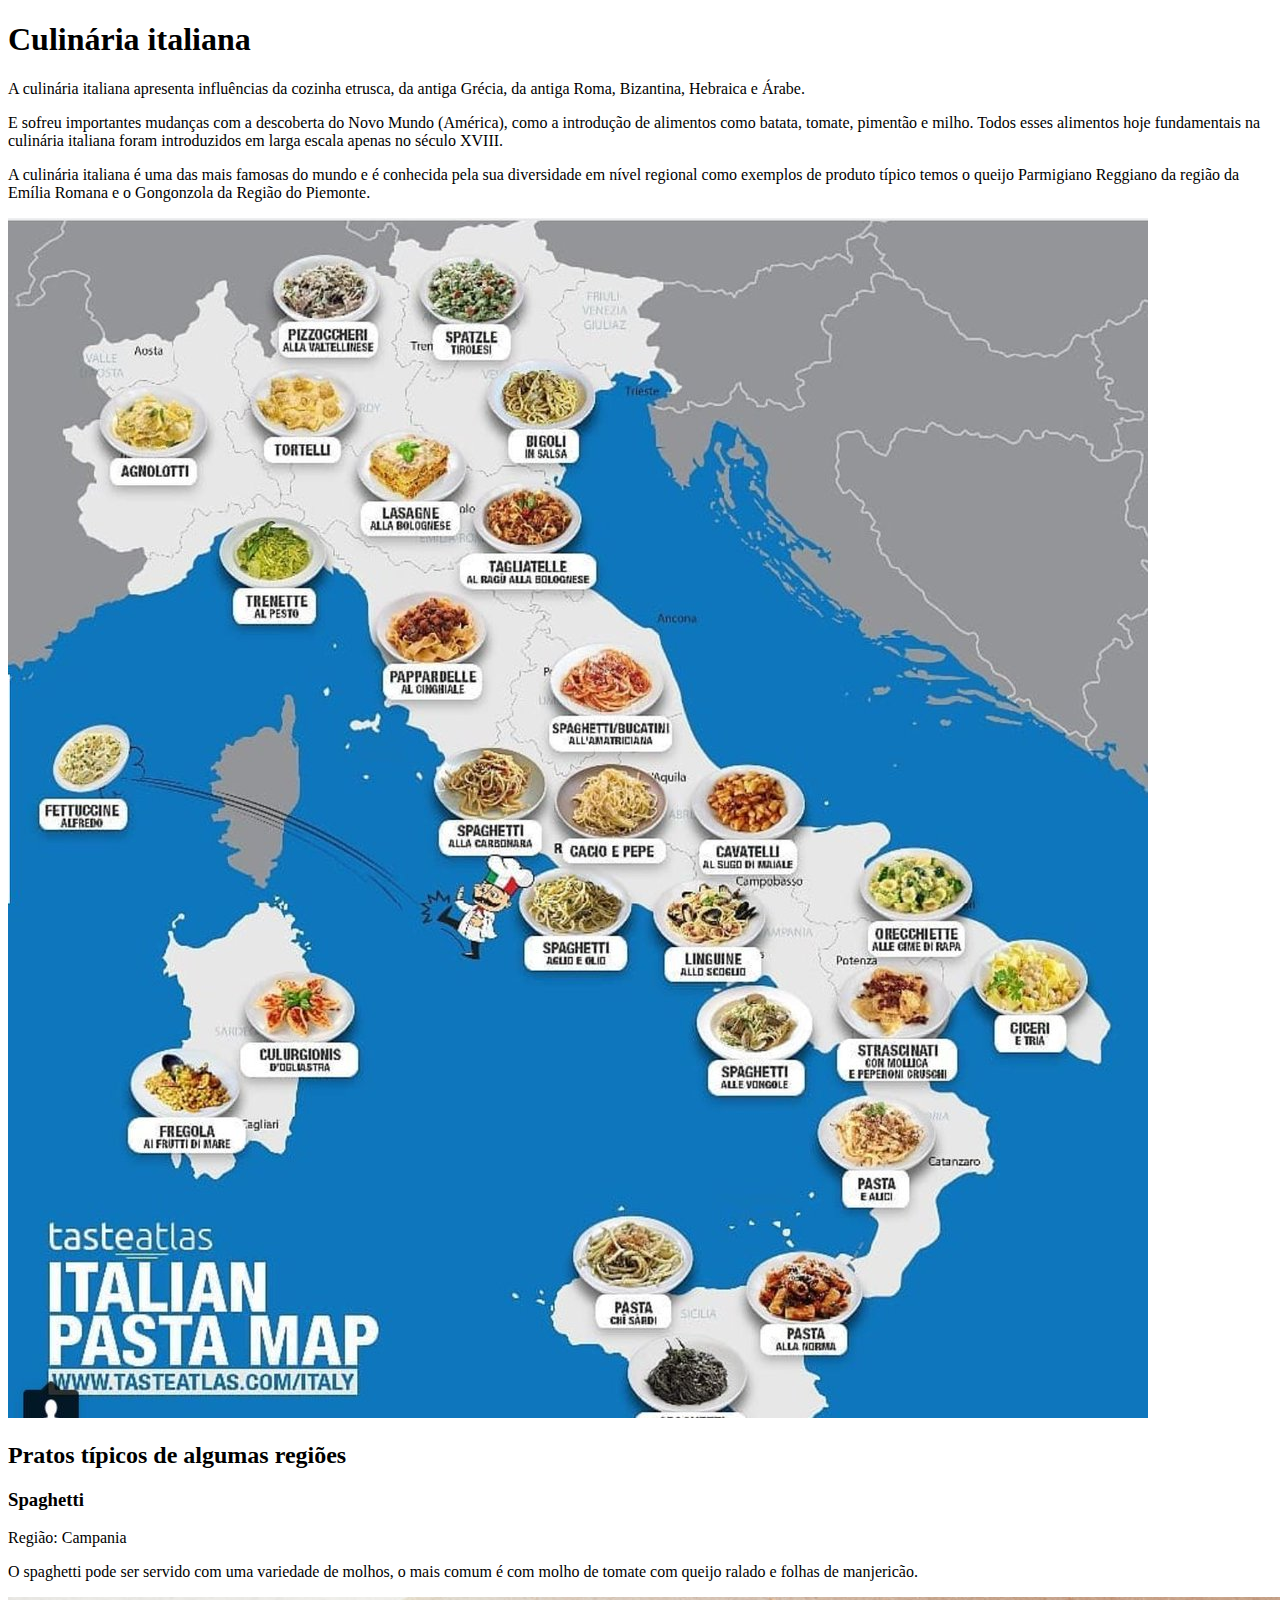
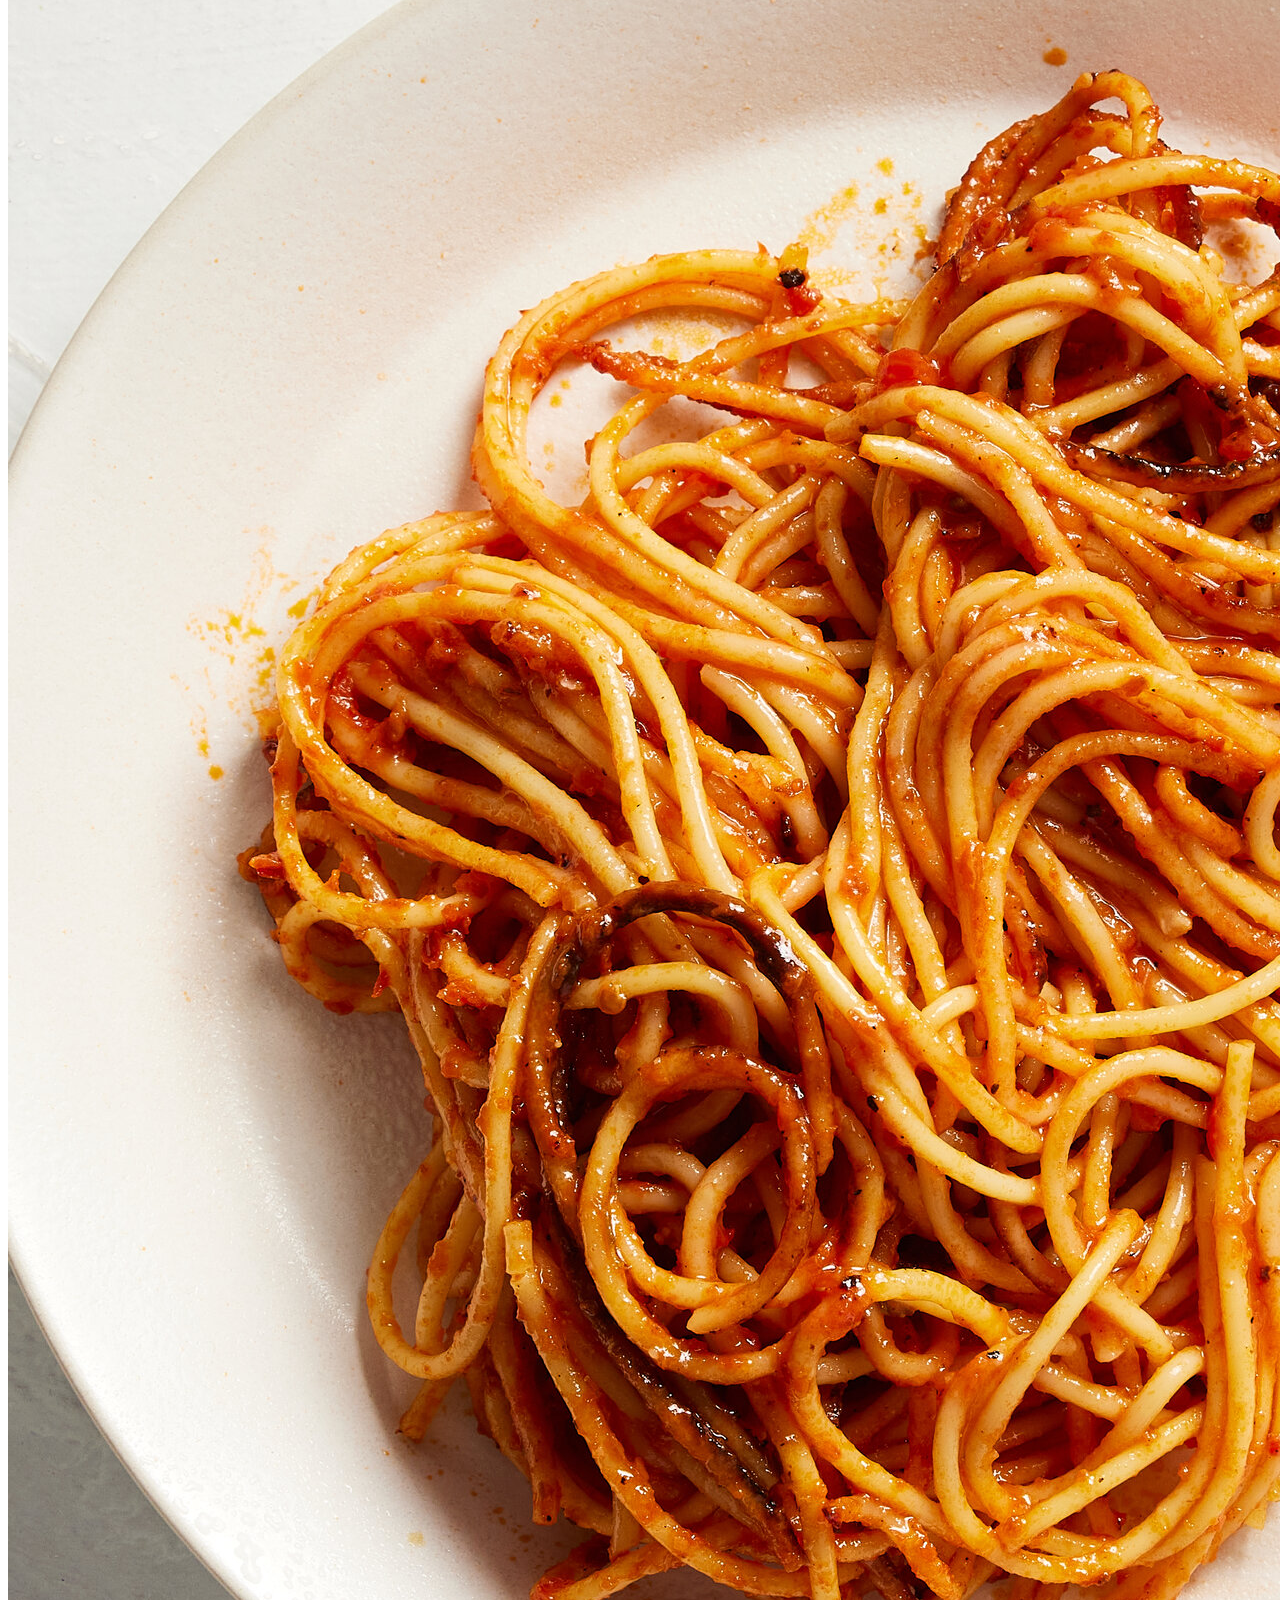
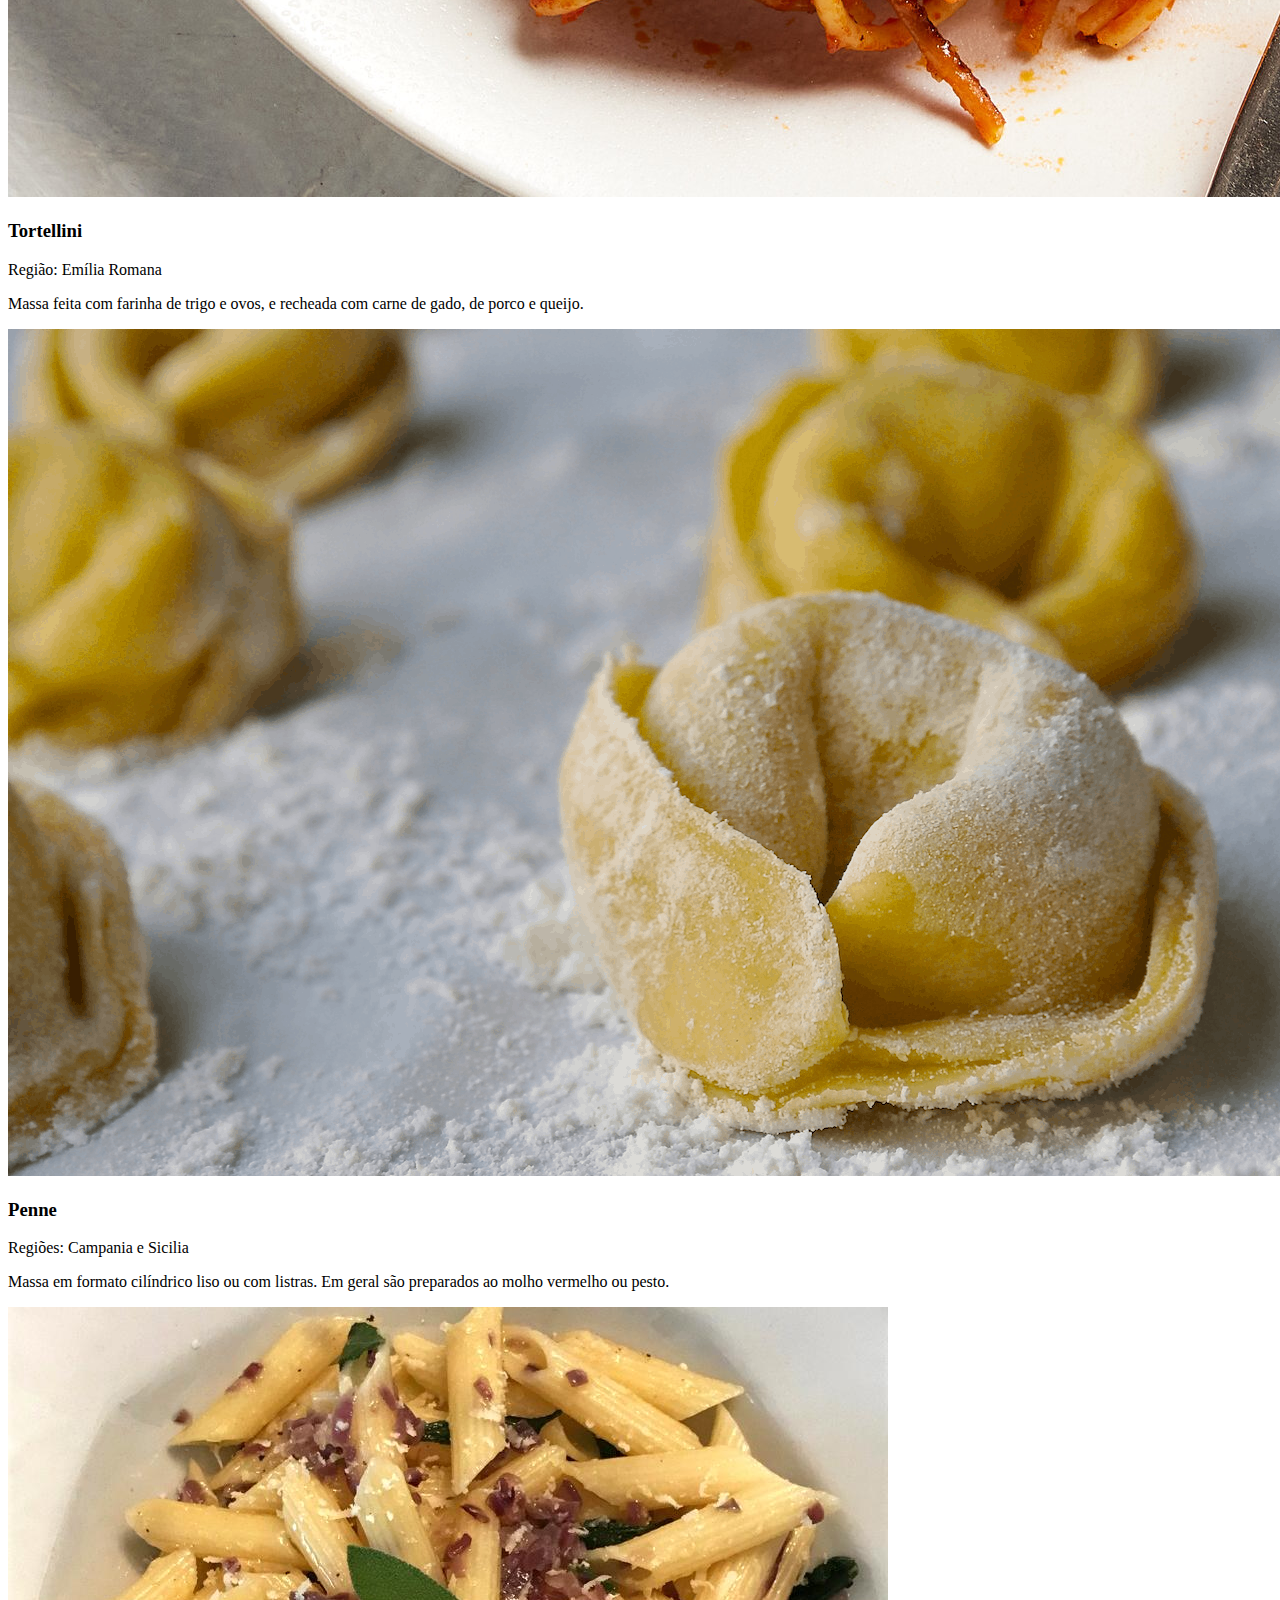
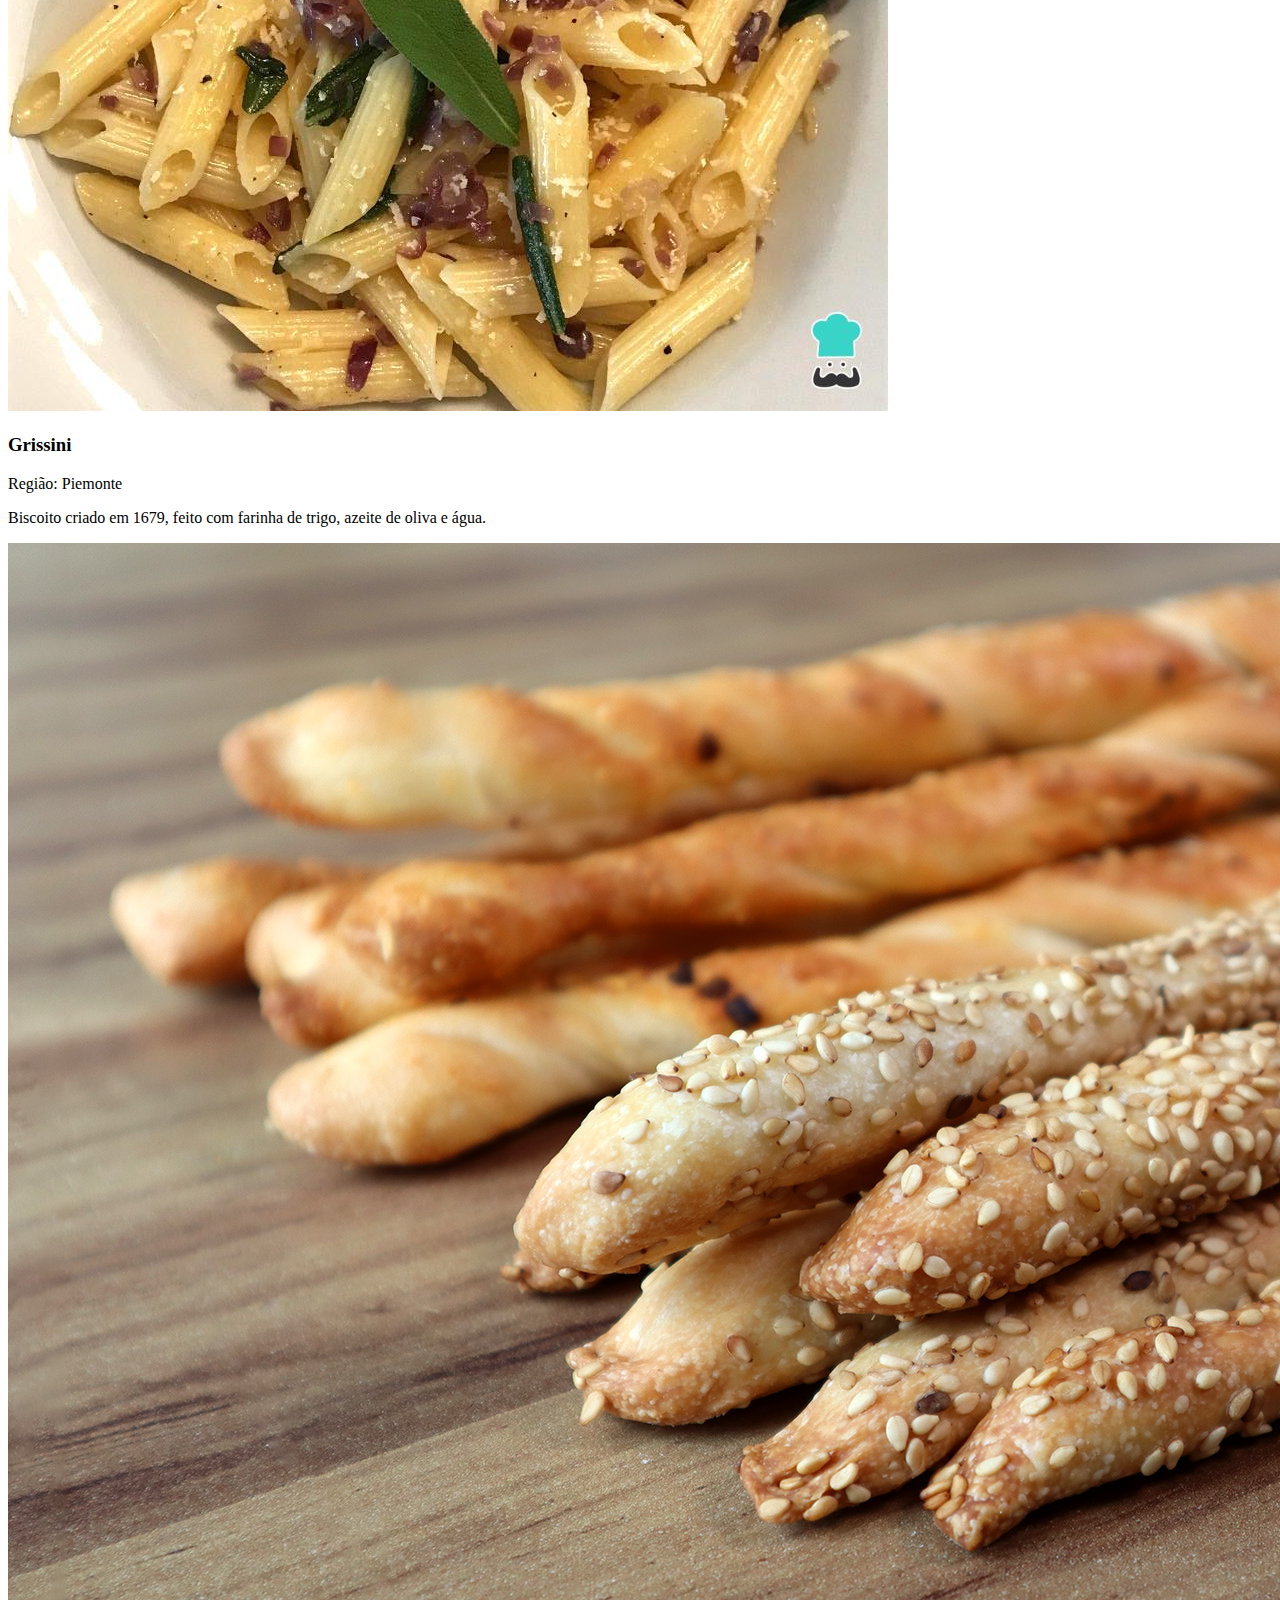
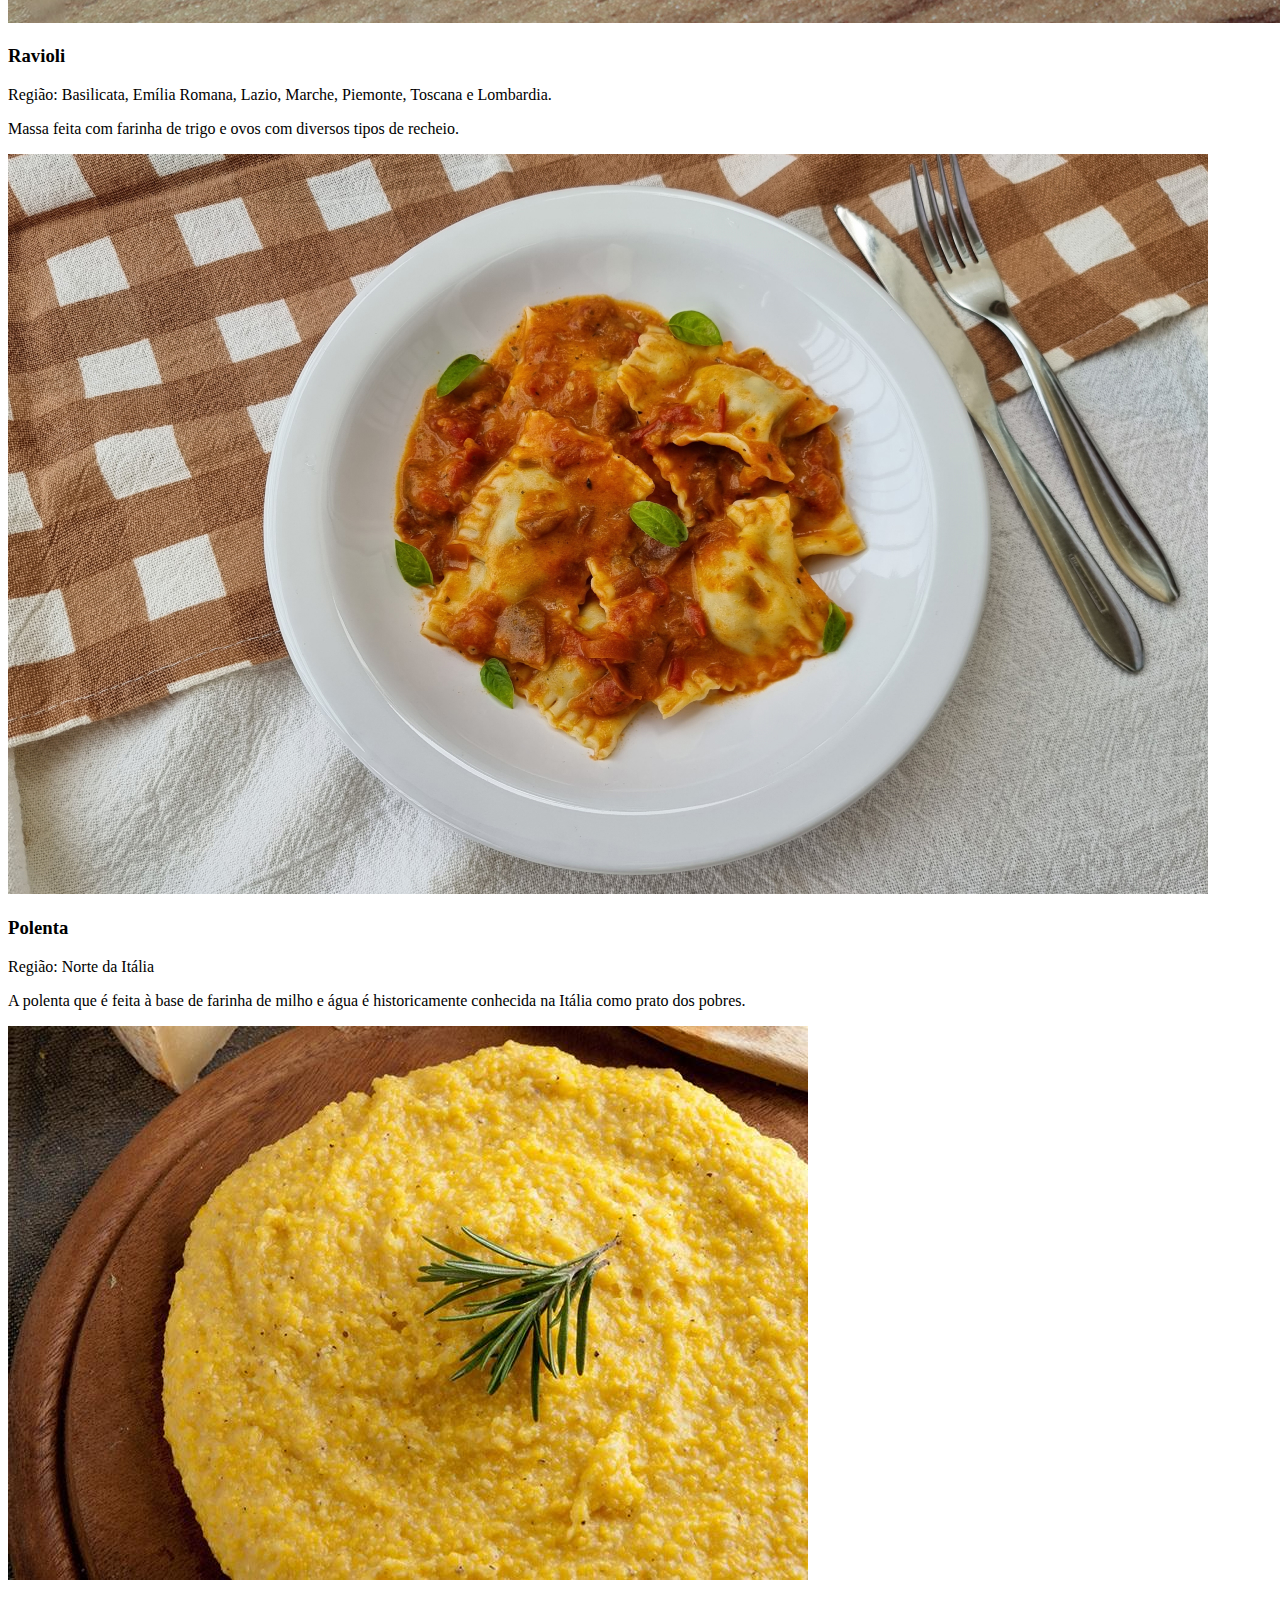
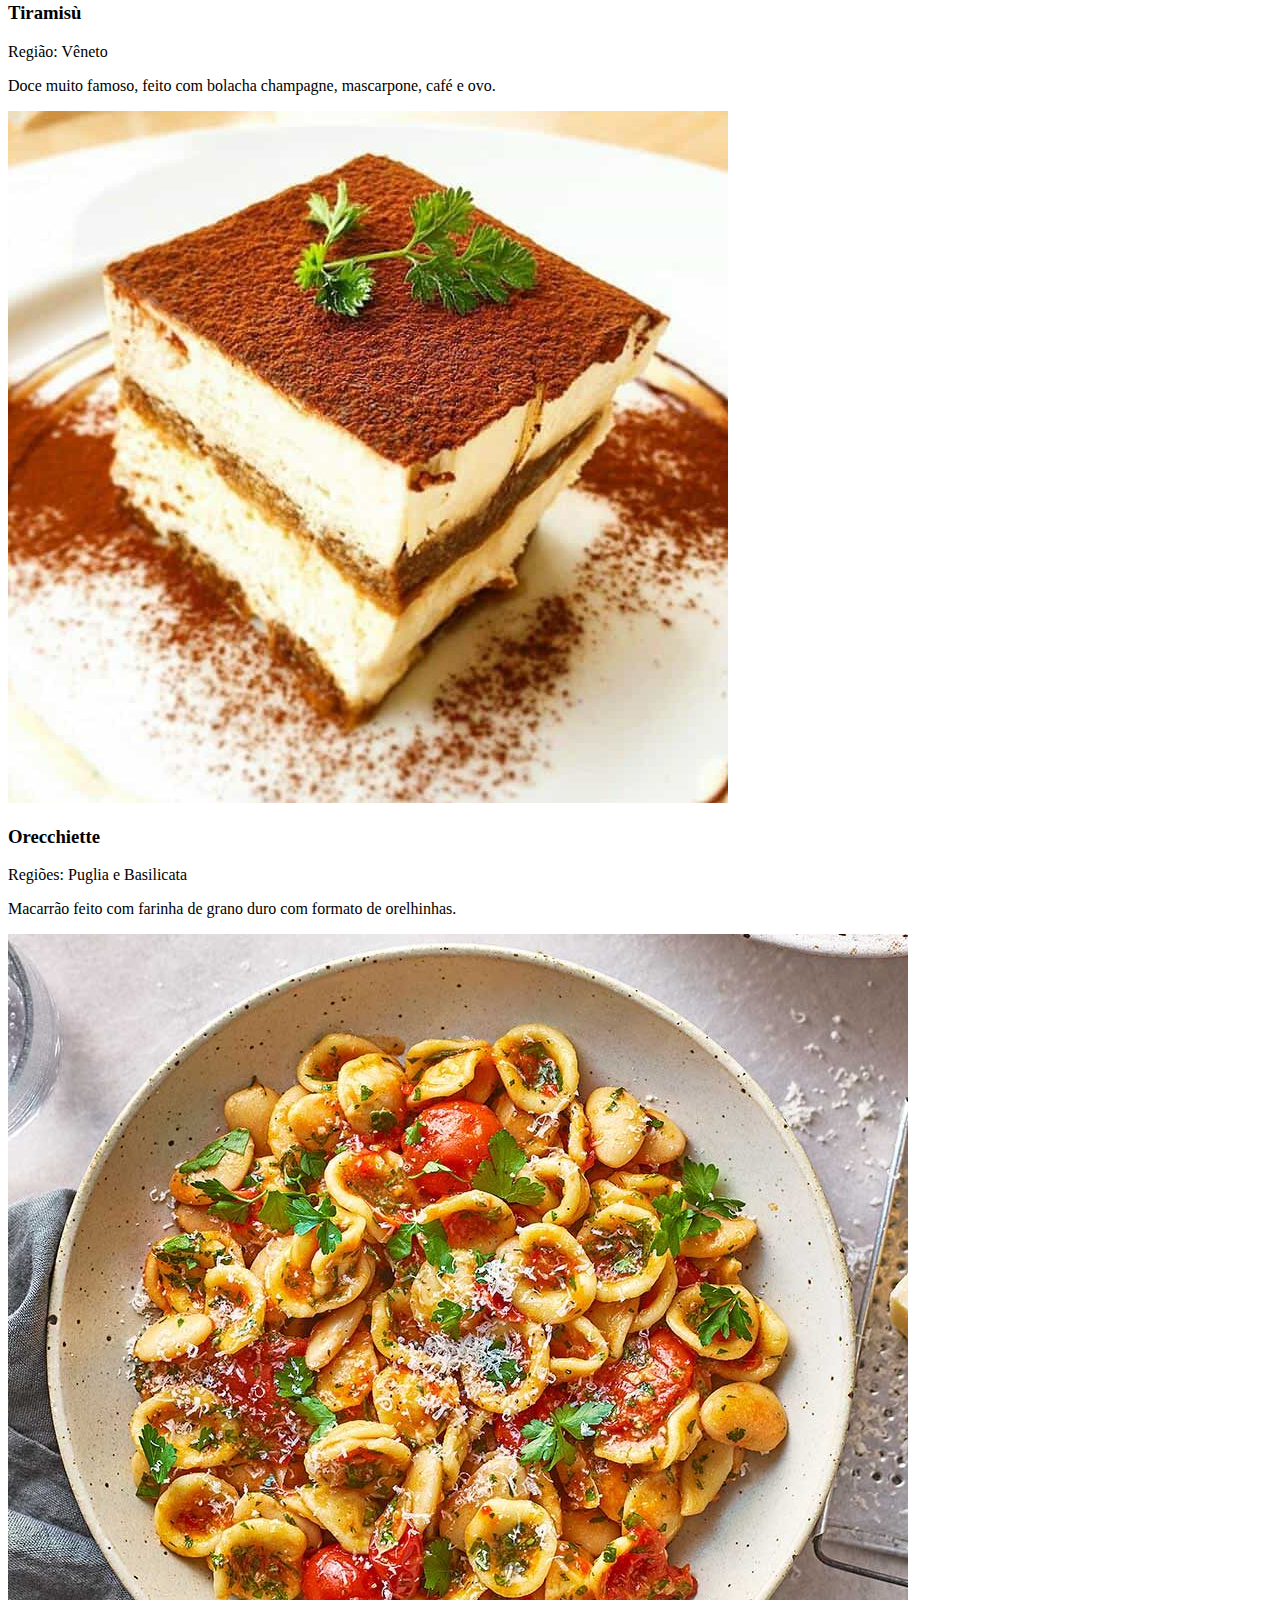
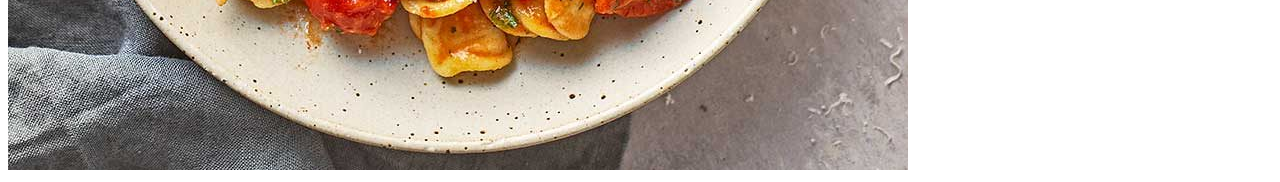
<file: aula_002/index.html>
<!DOCTYPE html>
<html>
    <head>
        <meta charset="utf-8">
        <title>A culinária italiana</title>
    </head>
    <body>
        <h1>Culinária italiana</h1>
        <p>
            A culinária italiana apresenta influências da cozinha etrusca, 
            da antiga Grécia, da antiga Roma, Bizantina, Hebraica e Árabe.
        </p>
        <p>
            E sofreu importantes mudanças com a descoberta do Novo Mundo (América), 
            como a introdução de alimentos como batata, tomate, pimentão e milho. 
            Todos esses alimentos hoje fundamentais na culinária italiana 
            foram introduzidos em larga escala apenas no século XVIII.
        </p>
        <p>
            A culinária italiana é uma das mais famosas do mundo e é conhecida 
            pela sua diversidade em nível regional como exemplos de produto típico 
            temos o queijo Parmigiano Reggiano da região da Emília Romana e o 
            Gongonzola da Região do Piemonte.
        </p>
        <img src="map.jpg" alt="mapa sobre os pratos típicos da Itália">

        <h2>Pratos típicos de algumas regiões</h2>
        <!-- primeiro prato - início -->
        <h3>Spaghetti</h3>
        <p>
            Região: Campania
        </p>
        <p>
            O spaghetti pode ser servido com uma variedade de molhos, 
            o mais comum é com molho de tomate com queijo ralado e folhas de manjericão.
        </p>
        <img src="spaghetti.jpg" alt="prato de spaghetti">
        <!-- primeiro prato - fim -->

        <!-- segundo prato - início -->
        <h3>Tortellini</h3>
        <p>Região: Emília Romana</p>
        <p>
            Massa feita com farinha de trigo e ovos, 
            e recheada com carne de gado, de porco e queijo.
        </p>
        <img src="tortellini.png" alt="prato de tortellini">
        <!-- segundo prato - fim -->

        <!-- teceiro prato - início -->
        <h3>Penne</h3>
        <p>
            Regiões: Campania e Sicilia
        </p>
        <p>
            Massa em formato cilíndrico liso ou com listras. 
            Em geral são preparados ao molho vermelho ou pesto.
        </p>
        <img src="penne.jpg" alt="prato de penne">
        <!-- terceiro prato - fim -->

        <!-- quarto prato - início -->
        <h3>Grissini</h3>
        <p>
            Região: Piemonte
        </p>
        <p>
            Biscoito criado em 1679, feito com farinha de trigo, azeite de oliva e água.
        </p>
        <img src="grissini.jpg" alt="prato de grissini">
        <!-- quarto prato - fim -->

        <!-- quinto prato - início -->
        <h3>Ravioli</h3>
        <p>
            Região: Basilicata, Emília Romana, Lazio, Marche, Piemonte, Toscana e Lombardia.
        </p>
        <p>
            Massa feita com farinha de trigo e ovos com diversos tipos de recheio.
        </p>
        <img src="ravioli.jpg" alt="prato de ravioli">
        <!-- quinto prato - fim -->

        <!-- sexto prato - início -->
        <h3>Polenta</h3>
        <p>Região: Norte da Itália</p>
        <p>
            A polenta que é feita à base de farinha de milho e água 
            é historicamente conhecida na Itália como prato dos pobres.
        </p>
        <img src="polenta.jpg" alt="prato de polenta">
        <!-- sexto prato - fim -->

        <!-- sétimo prato - início -->
        <h3>Tiramisù</h3>
        <p>
            Região: Vêneto
        </p>
        <p>
            Doce muito famoso, feito com bolacha champagne, mascarpone, café e ovo.
        </p>
        <img src="tiramisu.jpg" alt="prato de tiramisu">
        <!-- sétimo prato - fim -->

        <!-- oitavo prato - início -->
        <h3>Orecchiette</h3>
        <p>
            Regiões: Puglia e Basilicata
        </p>
        <p>
            Macarrão feito com farinha de grano duro com formato de orelhinhas.
        </p>
        <img src="orecchiette.jpg" alt="prato de orecchiette">
        <!-- oitavo prato - fim -->

    </body>
</html>
</file>
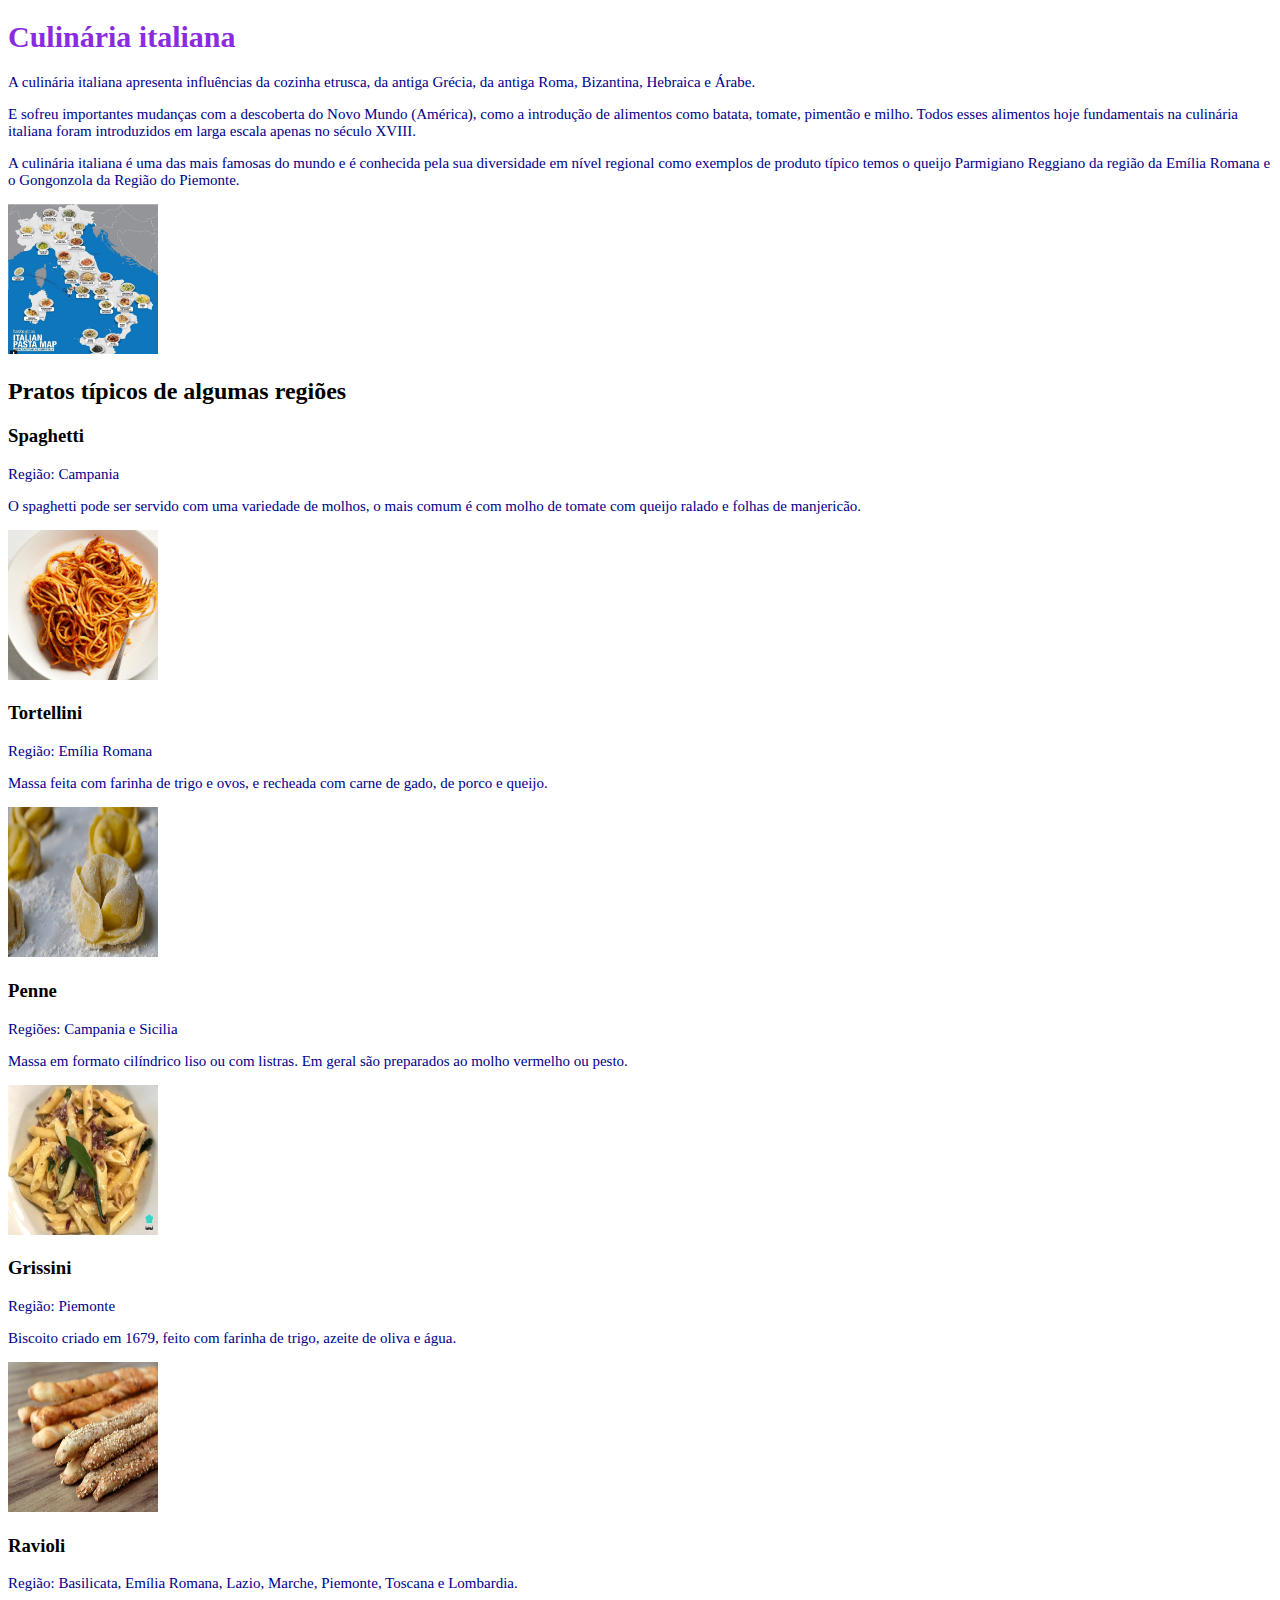
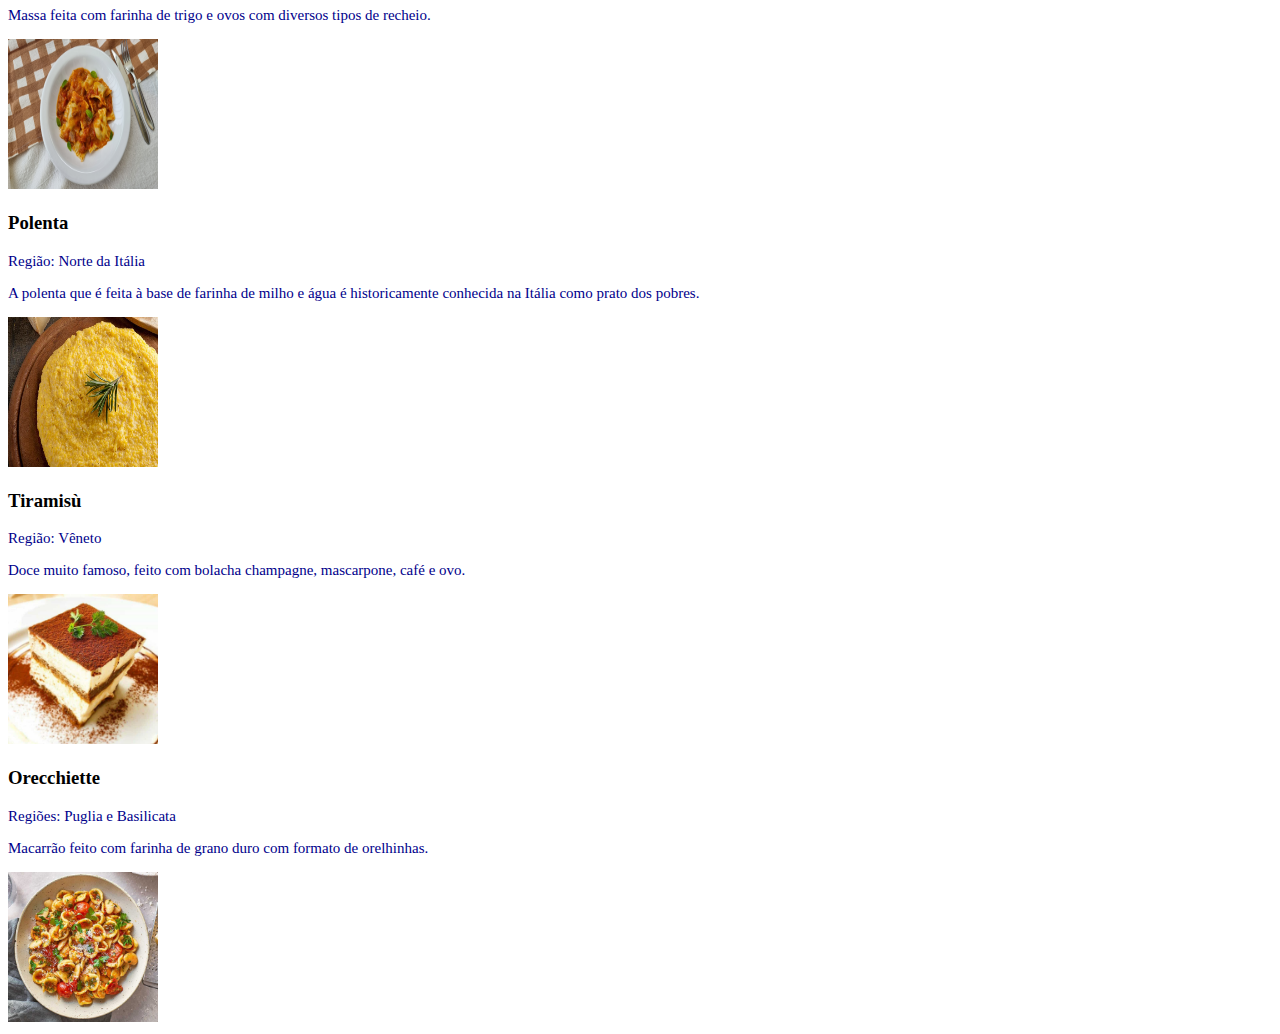
<file: aula_003/index.html>
<!DOCTYPE html>
<html>
    <head>
        <meta charset="utf-8">
        <title>A culinária italiana</title>
        <style>
            p{
                color:darkblue;
                font-size: 15px;
            }
        </style>
        <link rel="stylesheet" href="css/styles.css">
    </head>
    <body>
        <h1 style="color:blueviolet; font-size: 30px;">Culinária italiana</h1>
        <p>
            A culinária italiana apresenta influências da cozinha etrusca, 
            da antiga Grécia, da antiga Roma, Bizantina, Hebraica e Árabe.
        </p>
        <p>
            E sofreu importantes mudanças com a descoberta do Novo Mundo (América), 
            como a introdução de alimentos como batata, tomate, pimentão e milho. 
            Todos esses alimentos hoje fundamentais na culinária italiana 
            foram introduzidos em larga escala apenas no século XVIII.
        </p>
        <p>
            A culinária italiana é uma das mais famosas do mundo e é conhecida 
            pela sua diversidade em nível regional como exemplos de produto típico 
            temos o queijo Parmigiano Reggiano da região da Emília Romana e o 
            Gongonzola da Região do Piemonte.
        </p>
        <img src="map.jpg" alt="mapa sobre os pratos típicos da Itália">

        <h2>Pratos típicos de algumas regiões</h2>
        <!-- primeiro prato - início -->
        <h3>Spaghetti</h3>
        <p>
            Região: Campania
        </p>
        <p>
            O spaghetti pode ser servido com uma variedade de molhos, 
            o mais comum é com molho de tomate com queijo ralado e folhas de manjericão.
        </p>
        <img src="spaghetti.jpg" alt="prato de spaghetti">
        <!-- primeiro prato - fim -->

        <!-- segundo prato - início -->
        <h3>Tortellini</h3>
        <p>Região: Emília Romana</p>
        <p>
            Massa feita com farinha de trigo e ovos, 
            e recheada com carne de gado, de porco e queijo.
        </p>
        <img src="tortellini.png" alt="prato de tortellini">
        <!-- segundo prato - fim -->

        <!-- teceiro prato - início -->
        <h3>Penne</h3>
        <p>
            Regiões: Campania e Sicilia
        </p>
        <p>
            Massa em formato cilíndrico liso ou com listras. 
            Em geral são preparados ao molho vermelho ou pesto.
        </p>
        <img src="penne.jpg" alt="prato de penne">
        <!-- terceiro prato - fim -->

        <!-- quarto prato - início -->
        <h3>Grissini</h3>
        <p>
            Região: Piemonte
        </p>
        <p>
            Biscoito criado em 1679, feito com farinha de trigo, azeite de oliva e água.
        </p>
        <img src="grissini.jpg" alt="prato de grissini">
        <!-- quarto prato - fim -->

        <!-- quinto prato - início -->
        <h3>Ravioli</h3>
        <p>
            Região: Basilicata, Emília Romana, Lazio, Marche, Piemonte, Toscana e Lombardia.
        </p>
        <p>
            Massa feita com farinha de trigo e ovos com diversos tipos de recheio.
        </p>
        <img src="ravioli.jpg" alt="prato de ravioli">
        <!-- quinto prato - fim -->

        <!-- sexto prato - início -->
        <h3>Polenta</h3>
        <p>Região: Norte da Itália</p>
        <p>
            A polenta que é feita à base de farinha de milho e água 
            é historicamente conhecida na Itália como prato dos pobres.
        </p>
        <img src="polenta.jpg" alt="prato de polenta">
        <!-- sexto prato - fim -->

        <!-- sétimo prato - início -->
        <h3>Tiramisù</h3>
        <p>
            Região: Vêneto
        </p>
        <p>
            Doce muito famoso, feito com bolacha champagne, mascarpone, café e ovo.
        </p>
        <img src="tiramisu.jpg" alt="prato de tiramisu">
        <!-- sétimo prato - fim -->

        <!-- oitavo prato - início -->
        <h3>Orecchiette</h3>
        <p>
            Regiões: Puglia e Basilicata
        </p>
        <p>
            Macarrão feito com farinha de grano duro com formato de orelhinhas.
        </p>
        <img src="orecchiette.jpg" alt="prato de orecchiette">
        <!-- oitavo prato - fim -->

    </body>
</html>
</file>
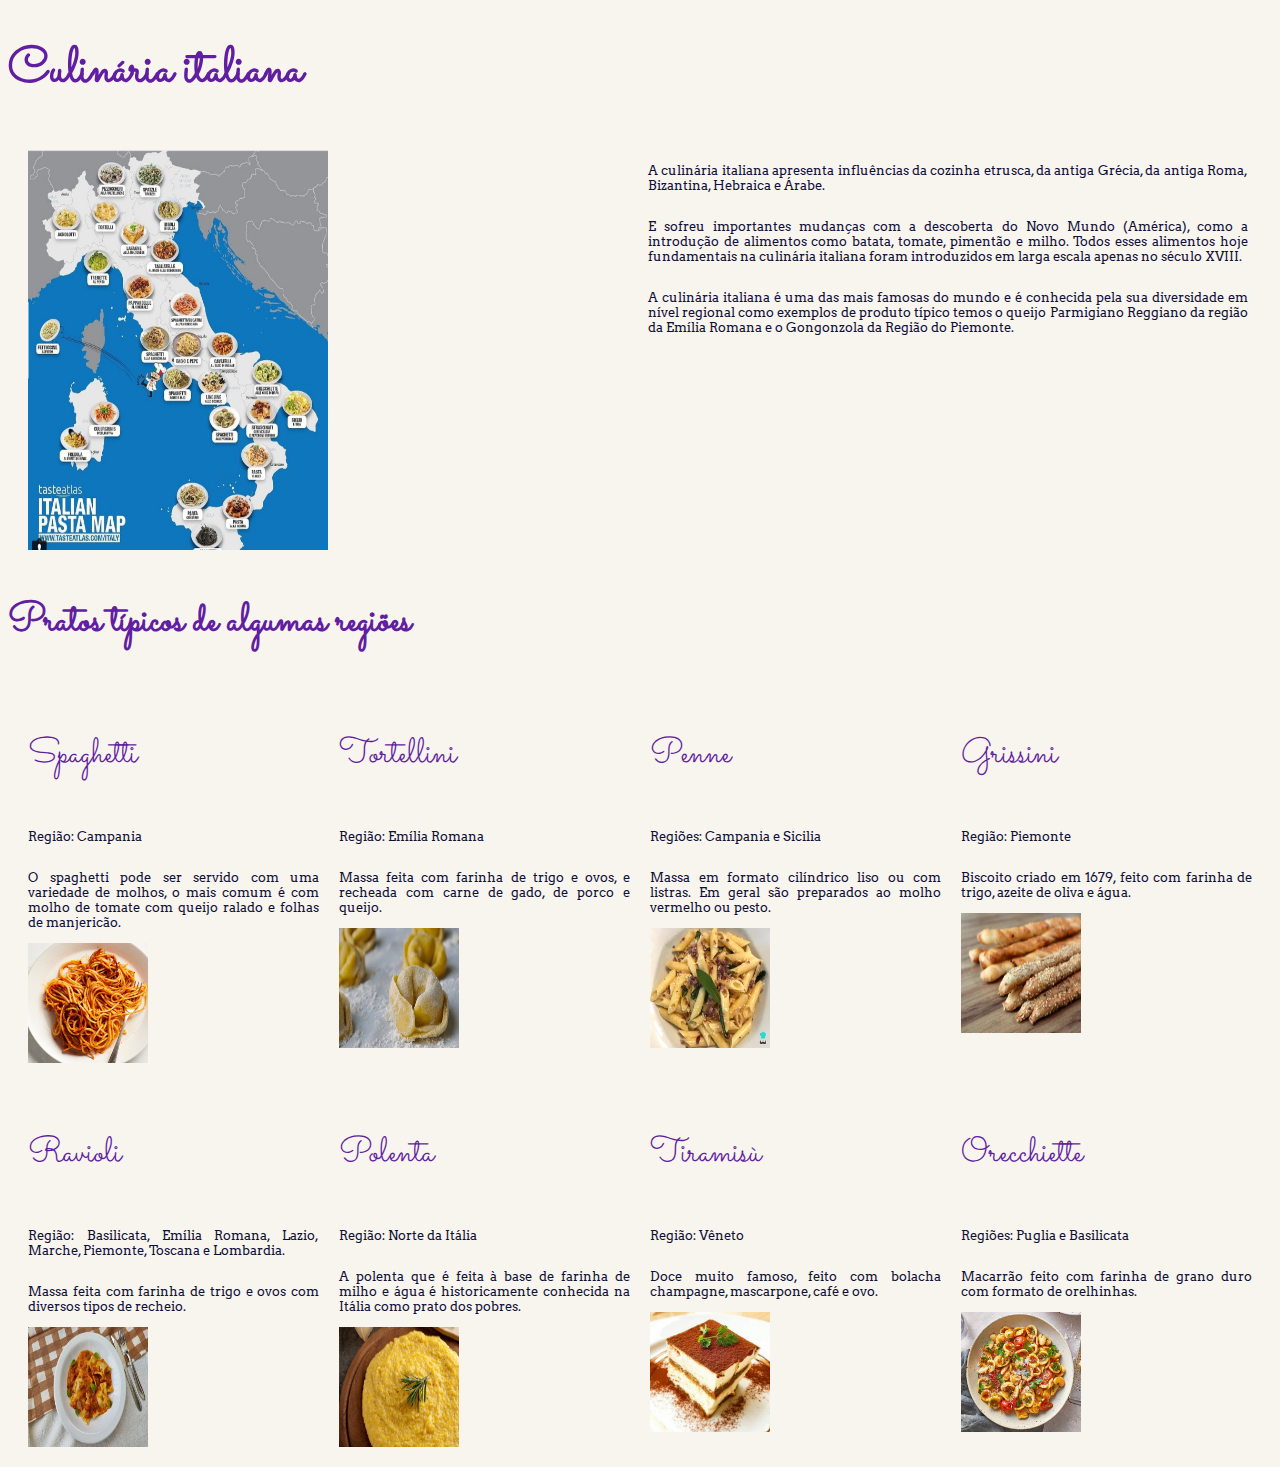
<file: aula_004/index.html>
<!DOCTYPE html>
<html>

<head>
    <meta charset="utf-8">
    <title>A culinária italiana</title>
    <link rel="stylesheet" href="css/styles.css">
    <link rel="stylesheet" href="https://fonts.googleapis.com/css?family=Sacramento">
    <link rel="stylesheet" href="https://fonts.googleapis.com/css?family=Arvo">
</head>

<body>
    <h1>Culinária italiana</h1>
    <div class="row">
        <div class="rowItem">
            <img class="map" src="map.jpg" alt="mapa sobre os pratos típicos da Itália">
        </div>

        <div class="rowItem">
            <p>
                A culinária italiana apresenta influências da cozinha etrusca,
                da antiga Grécia, da antiga Roma, Bizantina, Hebraica e Árabe.
            </p>
            <p>
                E sofreu importantes mudanças com a descoberta do Novo Mundo (América),
                como a introdução de alimentos como batata, tomate, pimentão e milho.
                Todos esses alimentos hoje fundamentais na culinária italiana
                foram introduzidos em larga escala apenas no século XVIII.
            </p>
            <p>
                A culinária italiana é uma das mais famosas do mundo e é conhecida
                pela sua diversidade em nível regional como exemplos de produto típico
                temos o queijo Parmigiano Reggiano da região da Emília Romana e o
                Gongonzola da Região do Piemonte.
            </p>
        </div>
    </div>
    <h2>Pratos típicos de algumas regiões</h2>

    <div class="row">
        <div class="rowItem">
            <!-- primeiro prato - início -->
            <h3>Spaghetti</h3>
            <p>
                Região: Campania
            </p>
            <p>
                O spaghetti pode ser servido com uma variedade de molhos,
                o mais comum é com molho de tomate com queijo ralado e folhas de manjericão.
            </p>
            <img src="spaghetti.jpg" alt="prato de spaghetti">
            <!-- primeiro prato - fim -->
        </div>

        <div class="rowItem">
            <!-- segundo prato - início -->
            <h3>Tortellini</h3>
            <p>Região: Emília Romana</p>
            <p>
                Massa feita com farinha de trigo e ovos,
                e recheada com carne de gado, de porco e queijo.
            </p>
            <img src="tortellini.png" alt="prato de tortellini">
            <!-- segundo prato - fim -->
        </div>

        <div class="rowItem">
            <!-- teceiro prato - início -->
            <h3>Penne</h3>
            <p>
                Regiões: Campania e Sicilia
            </p>
            <p>
                Massa em formato cilíndrico liso ou com listras.
                Em geral são preparados ao molho vermelho ou pesto.
            </p>
            <img src="penne.jpg" alt="prato de penne">
            <!-- terceiro prato - fim -->
        </div>

        <div class="rowItem">
            <!-- quarto prato - início -->
            <h3>Grissini</h3>
            <p>
                Região: Piemonte
            </p>
            <p>
                Biscoito criado em 1679, feito com farinha de trigo, azeite de oliva e água.
            </p>
            <img src="grissini.jpg" alt="prato de grissini">
            <!-- quarto prato - fim -->
        </div>
    </div>

    <div class="row">
        <div class="rowItem">
            <!-- quinto prato - início -->
            <h3>Ravioli</h3>
            <p>
                Região: Basilicata, Emília Romana, Lazio, Marche, Piemonte, Toscana e Lombardia.
            </p>
            <p>
                Massa feita com farinha de trigo e ovos com diversos tipos de recheio.
            </p>
            <img src="ravioli.jpg" alt="prato de ravioli">
            <!-- quinto prato - fim -->
        </div>

        <div class="rowItem">
            <!-- sexto prato - início -->
            <h3>Polenta</h3>
            <p>Região: Norte da Itália</p>
            <p>
                A polenta que é feita à base de farinha de milho e água
                é historicamente conhecida na Itália como prato dos pobres.
            </p>
            <img src="polenta.jpg" alt="prato de polenta">
            <!-- sexto prato - fim -->
        </div>

        <div class="rowItem">
            <!-- sétimo prato - início -->
            <h3>Tiramisù</h3>
            <p>
                Região: Vêneto
            </p>
            <p>
                Doce muito famoso, feito com bolacha champagne, mascarpone, café e ovo.
            </p>
            <img src="tiramisu.jpg" alt="prato de tiramisu">
            <!-- sétimo prato - fim -->
        </div>

        <div class="rowItem">
            <!-- oitavo prato - início -->
            <h3>Orecchiette</h3>
            <p>
                Regiões: Puglia e Basilicata
            </p>
            <p>
                Macarrão feito com farinha de grano duro com formato de orelhinhas.
            </p>
            <img src="orecchiette.jpg" alt="prato de orecchiette">
            <!-- oitavo prato - fim -->
        </div>
    </div>
</body>

</html>
</file>
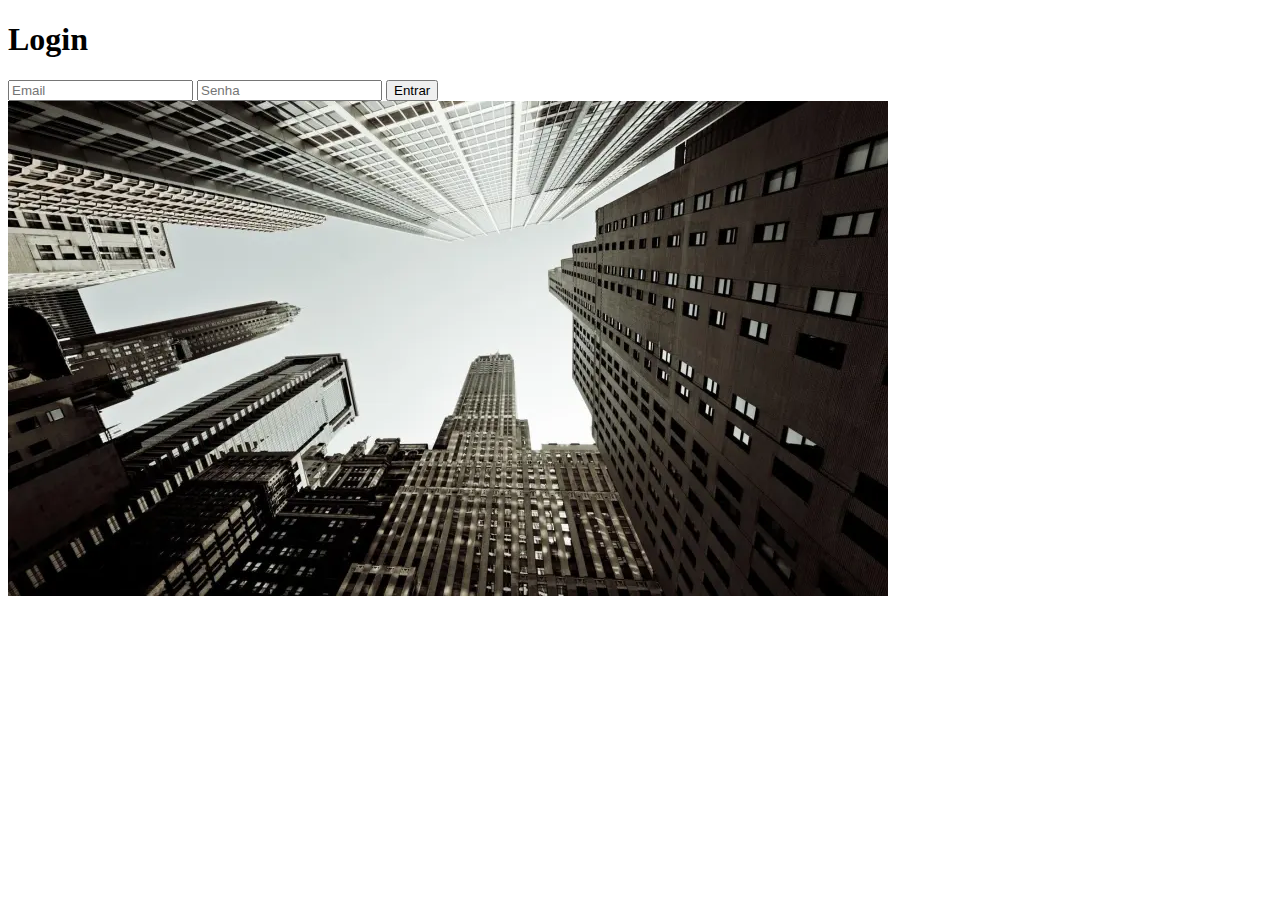
<file: aula_005/index.html>
<!DOCTYPE html>
<html>

<head>
    <meta charset="UTF-8">
    <title>Login</title>
</head>

<body>
    <h1> Login </h1>
    <form onsubmit="">
        <input type="email" placeholder="Email">
        <input type="password" placeholder="Senha">
        <button type="submit">Entrar</button>
    </form>
    <img src="img.webp" alt="imagem de prédios">
</body>

</html>
</file>
<file: aula_003/css/styles.css>
img{
    width: 150px;
    height: 150px;
}
</file>
<file: aula_004/css/styles.css>
body{
    width: auto;
    background-color: rgb(248, 245, 238);
}
h1, h2, h3{
    color:rgb(98, 30, 162); 
    font-family: Sacramento;
}

h1{
    font-size: 50px;
}

h2{
    font-size: 40px;
    font-weight: 600;
}

h3{
    font-size: 35px;
    font-weight: 400;
}

p{
    color:rgb(15, 15, 56);
    font-size: 13px;
    font-family: "Arvo";
    font-variant: normal;
    text-align: justify;
}

img{
    width: 120px;
    height: 120px;
}

.row, .rowItem{
    display: flex;
}

.row{
    flex-direction: row;
    margin: 10px;
}

.rowItem{
    flex-direction: column;
    margin: 10px;
    width: 600px;
  
}

.map{
    width: 300px;
    height: 400px;
}
</file>
